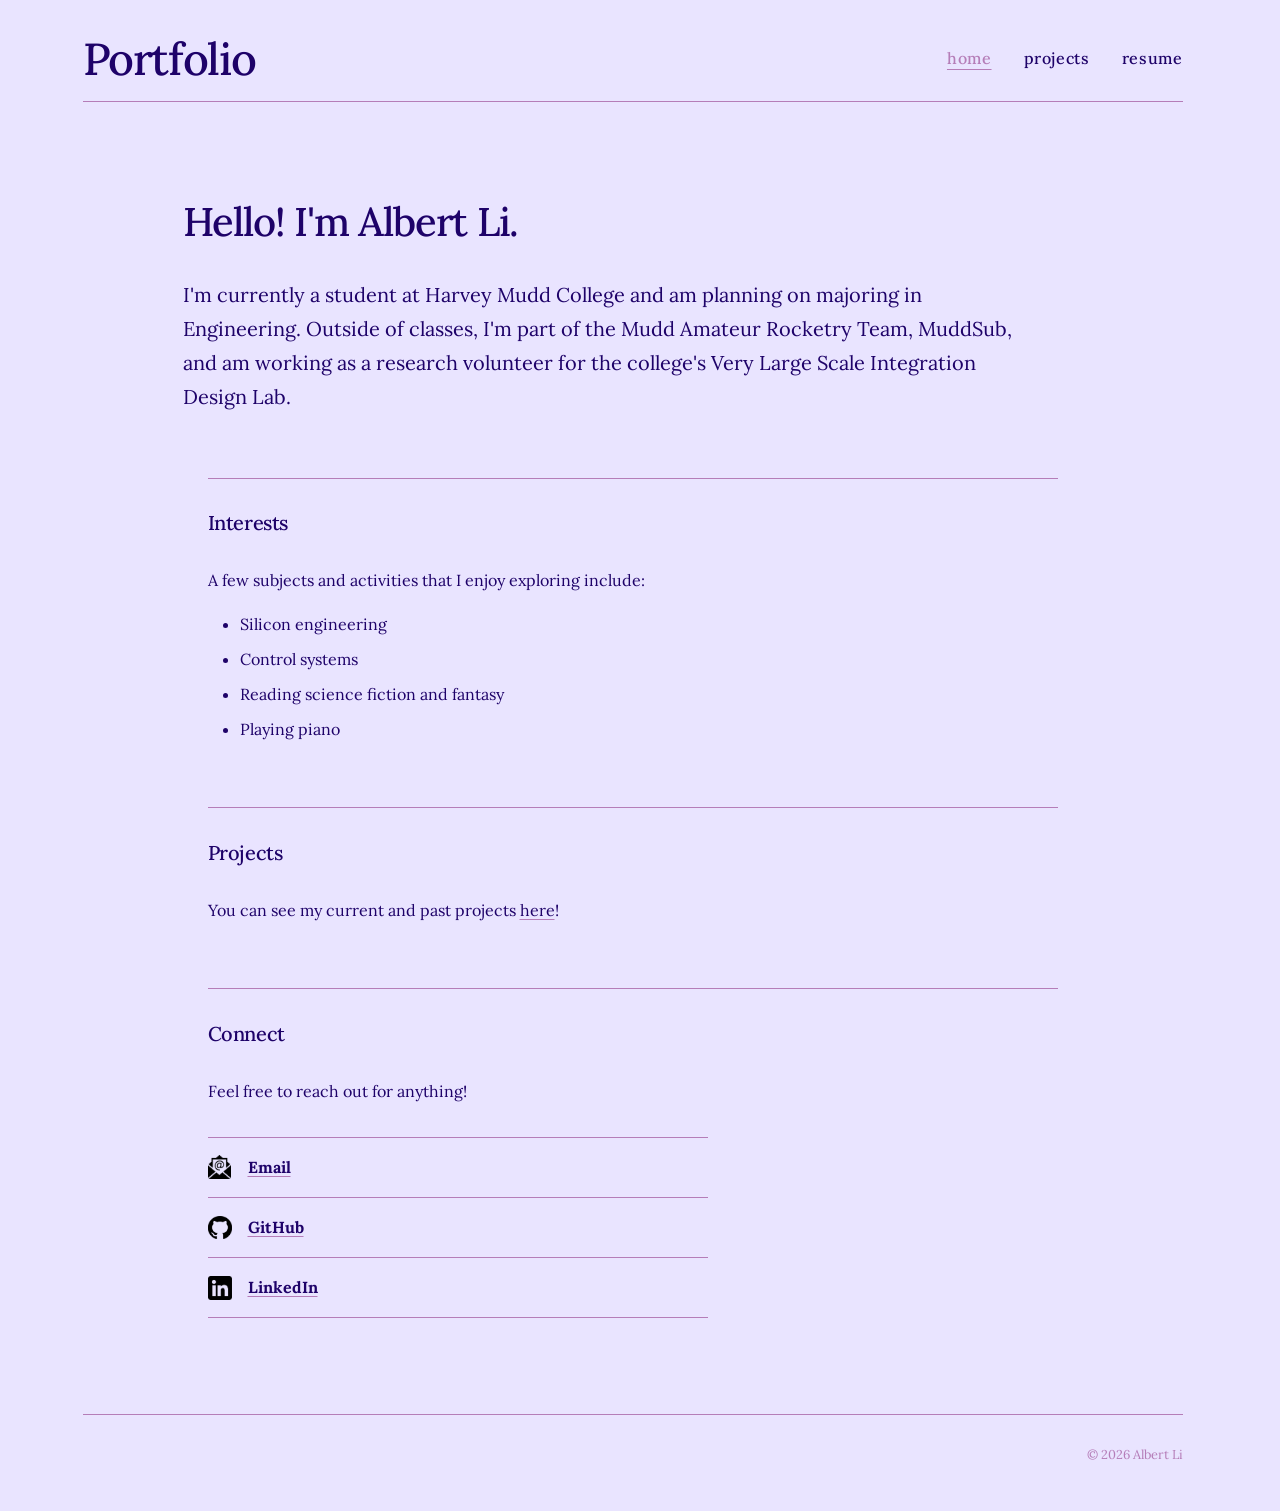
<file: index.html>
<!DOCTYPE html>
<html lang="en">
<head>
    <meta charset="UTF-8">
    <meta name="viewport" content="width=device-width, initial-scale=1.0">

    <meta name="description" content="Personal website by Albert Li.">

    <link rel="preconnect" href="https://fonts.googleapis.com">
    <link rel="preconnect" href="https://fonts.gstatic.com" crossorigin>
    <link href="https://fonts.googleapis.com/css2?family=Lora:wght@400;500;700&display=swap" rel="stylesheet">

    <link rel="stylesheet" href="css/style.css">

    <title>Home | Albert Li</title>
</head>

<body>

    <div id="header-placeholder"></div>

    <main>

        <!-- Introduction -->
        <section class="content home-intro">

            <h1 class="home-title">Hello! I'm Albert Li.</h1>

            <p class="intro">
                I'm currently a student at Harvey Mudd College and am planning on majoring in Engineering.
                Outside of classes, I'm part of the Mudd Amateur Rocketry Team, MuddSub, and am working as
                a research volunteer for the college's Very Large Scale Integration Design Lab.
            </p>

        </section>

        <section class="content home-section">

            <h2 class="header">Interests</h2>

            <p class="text">
                A few subjects and activities that I enjoy exploring include:
            </p>

            <ul class="likes-list">
                <li>Silicon engineering</li>
                <li>Control systems</li>
                <li>Reading science fiction and fantasy</li>
                <li>Playing piano</li>
            </ul>

        </section>

        
        <section class="content home-section">

            <h2 class="header">Projects</h2>

            <p class="text">
                You can see my current and past projects
                <a href="projects.html">here</a>!
            </p>

        </section>

        <section class="content home-section">
            <h1 class="header">Connect</h1>
            <p class="text">Feel free to reach out for anything!</p>

            <div class="contact-links">
                <a class="contact-link"
                    href="#"
                    onclick="this.href='mailto:' + 'li_albert' + '@' + 'outlook.com'">

                        <img src="images/email.png" alt="" class="contact-icon">
                        <span class="contact-name">Email</span>
                </a>

                <a href="https://github.com/paleya" class="contact-link" target="_blank" rel="noopener noreferrer">
                    <img src="images/github.png" alt="" class="contact-icon">
                    <span class="contact-name">GitHub</span>
                </a>

                <a href="https://www.linkedin.com/in/albert-s-li" class="contact-link" target="_blank" rel="noopener noreferrer">
                    <img src="images/linkedin.png" alt="" class="contact-icon">
                    <span class="contact-name">LinkedIn</span>
                </a>
            </div>
        </section>


    </main>

    <footer class="footer">
        <p>© 2026 Albert Li</p>
    </footer>

    <script src="js/header.js"></script>

</body>
</html>
</file>
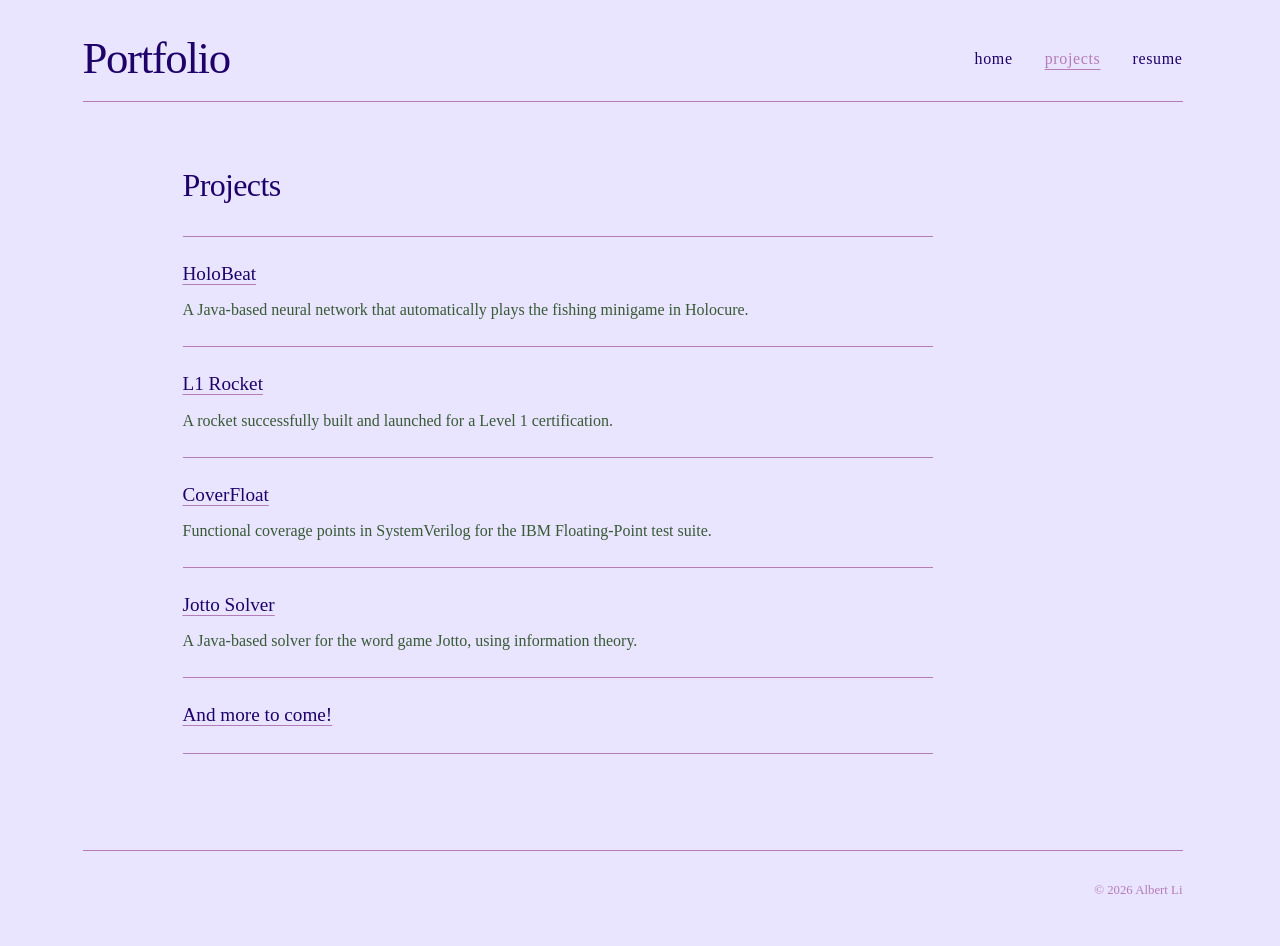
<file: projects.html>
<!DOCTYPE html>
<html lang="en">
<head>
    <meta charset="UTF-8">
    <meta name="viewport" content="width=device-width, initial-scale=1.0">

    <meta name="description" content="Projects by Albert Li.">

    <link rel="preconnect" href="https://fonts.googleapis.com">
    <link rel="preconnect" href="https://fonts.gstatic.com" crossorigin>
    <link href="https://fonts.googleapis.com/css2?family=JetBrains+Mono:wght@400;500;700&display=swap" rel="stylesheet">

    <link rel="stylesheet" href="css/style.css">

    <title>Projects | Albert Li</title>
</head>

<body>

    <div id="header-placeholder"></div>

    <main>
        <section class="content">
            <h1 class="header">Projects</h1>

            <div class="project-links">

                <a href="projects/holobeat.html" class="project-link">
                    <span class="project-name">HoloBeat</span>
                    <span class="project-description">A Java-based neural network that automatically plays the fishing minigame in Holocure.</span>
                </a>

                <a href="projects/l1rocket.html" class="project-link">
                    <span class="project-name">L1 Rocket</span>
                    <span class="project-description">A rocket successfully built and launched for a Level 1 certification.</span>
                </a>

                <a href="https://github.com/cover-float/cover-float" target="_blank" rel="noopener noreferrer" class="project-link">
                    <span class="project-name">CoverFloat</span>
                    <span class="project-description">Functional coverage points in SystemVerilog for the IBM Floating-Point test suite.</span>
                </a>

                <a href="projects/jotto.html" class="project-link">
                    <span class="project-name">Jotto Solver</span>
                    <span class="project-description">A Java-based solver for the word game Jotto, using information theory.</span>
                </a>

                <a href="projects.html" class="project-link">
                    <span class="project-name">And more to come!</span>
                </a>
                
            </div>
            <!-- to add: monte carlo localization, tracking/pid?, holobeat-->
        </section>
    </main>

    <footer class="footer">
        <p>© 2026 Albert Li</p>
    </footer>
    
    <script src="js/header.js"></script>

</body>
</html>
</file>
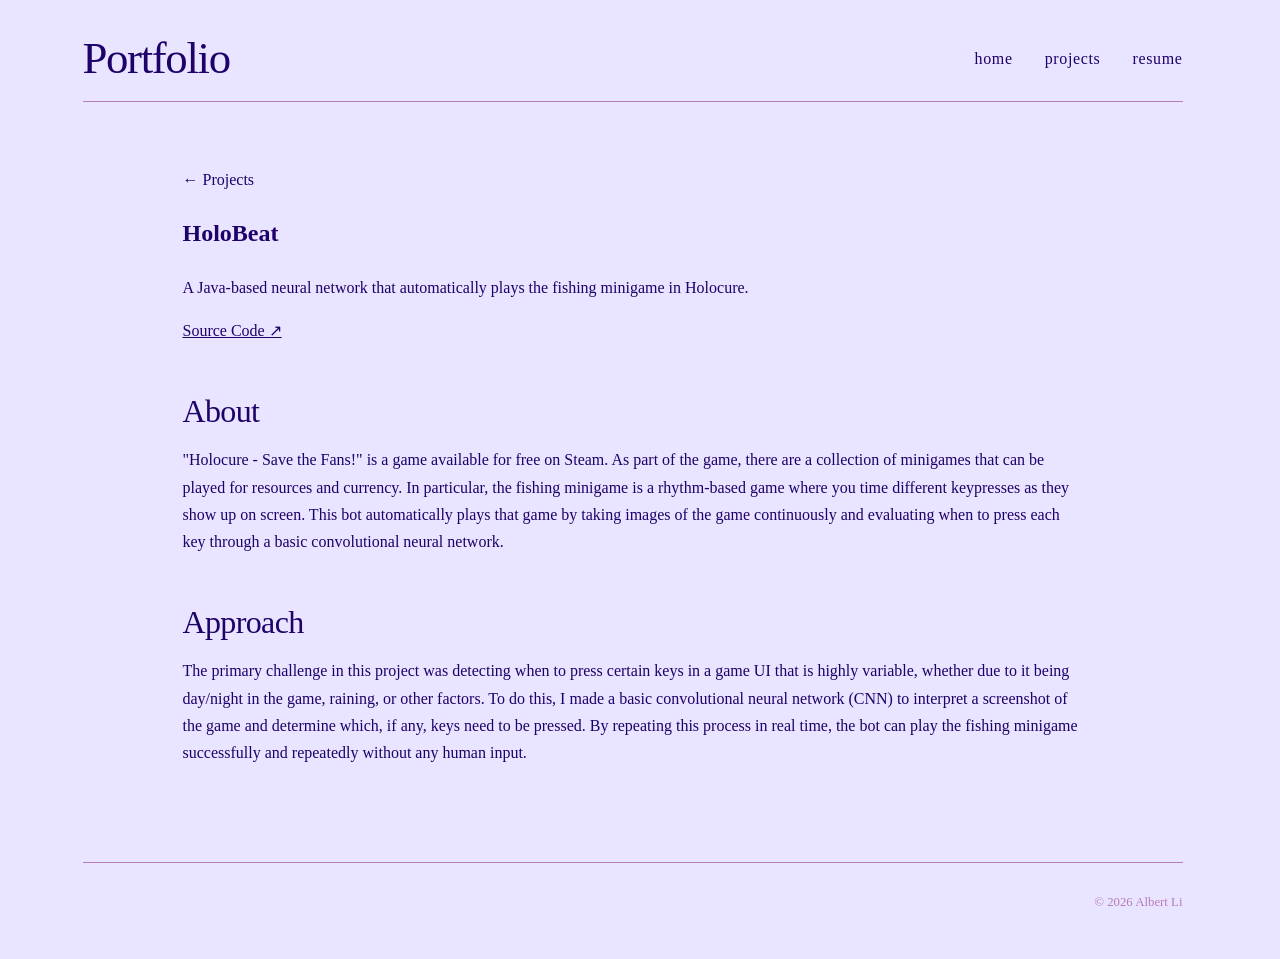
<file: projects/holobeat.html>
<!DOCTYPE html>
<html lang="en">
<head>
    <meta charset="UTF-8">
    <meta name="viewport" content="width=device-width, initial-scale=1.0">
    <meta name="description" content="A Java-based neural network that automatically plays the fishing minigame in Holocure.">
    <link rel="preconnect" href="https://fonts.googleapis.com">
    <link rel="preconnect" href="https://fonts.gstatic.com" crossorigin>
    <link href="https://fonts.googleapis.com/css2?family=JetBrains+Mono:wght@400;500;700&display=swap" rel="stylesheet">

    <link rel="stylesheet" href="../css/style.css">

    <title>HoloBeat | Albert Li</title>
</head>

<body>

    <div id="header-placeholder"></div>

    <main>

        <section class="content">
            <p class="text"><a href="../projects.html">← Projects</a></p>

            <h1 class="title">HoloBeat</h1>
            <p class="text">A Java-based neural network that automatically plays the fishing minigame in Holocure.</p>
            <p class="text">
                <u><a href="https://github.com/paleya/holobeat" target="_blank" rel="noopener noreferrer">Source Code ↗</a></u>
            </p>
        </section>


        <section class="content project-section">
            <h2 class="header">About</h2>
            <p class="text">
                <!-- Brief description of project -->
                "Holocure - Save the Fans!" is a game available for free on Steam. As part of the game,
                there are a collection of minigames that can be played for resources and currency.
                In particular, the fishing minigame is a rhythm-based game where you time different
                keypresses as they show up on screen. This bot automatically plays that game
                by taking images of the game continuously and evaluating when to press each key through
                a basic convolutional neural network.
            </p>
        </section>

        <section class="content project-section">
            <h2 class="header">Approach</h2>
            <p class="text">
                <!-- More in depth about project development and theory -->
                The primary challenge in this project was detecting when to press certain keys in a game
                UI that is highly variable, whether due to it being day/night in the game, raining, or other
                factors. To do this, I made a basic convolutional neural network (CNN) to interpret a screenshot
                of the game and determine which, if any, keys need to be pressed. By repeating this process in real time,
                the bot can play the fishing minigame successfully and repeatedly without any human input.
            </p>
        </section>

    </main>

    <footer class="footer">
        <p>© 2026 Albert Li</p>
    </footer>

    <script src="../js/header.js"></script>

</body>
</html>
</file>
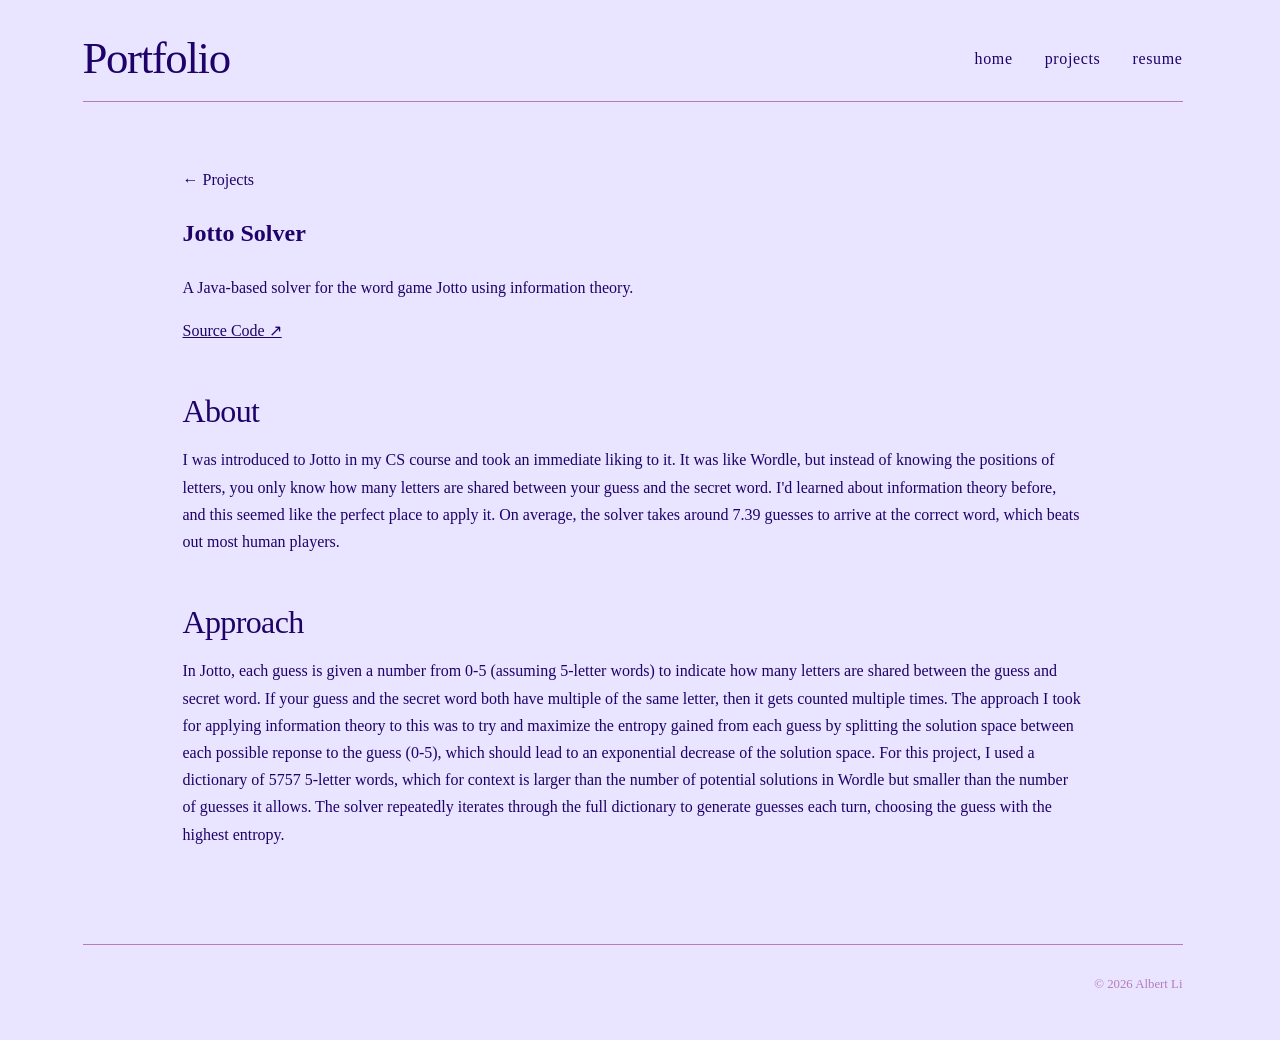
<file: projects/jotto.html>
<!DOCTYPE html>
<html lang="en">
<head>
    <meta charset="UTF-8">
    <meta name="viewport" content="width=device-width, initial-scale=1.0">
    <meta name="description" content="A Java-based solver for the word game Jotto using information theory.">
    <link rel="preconnect" href="https://fonts.googleapis.com">
    <link rel="preconnect" href="https://fonts.gstatic.com" crossorigin>
    <link href="https://fonts.googleapis.com/css2?family=JetBrains+Mono:wght@400;500;700&display=swap" rel="stylesheet">

    <link rel="stylesheet" href="../css/style.css">

    <title>Jotto Solver | Albert Li</title>
</head>

<body>

    <div id="header-placeholder"></div>

    <main>

        <section class="content">
            <p class="text"><a href="../projects.html">← Projects</a></p>

            <h1 class="title">Jotto Solver</h1>
            <p class="text">A Java-based solver for the word game Jotto using information theory.</p>
            <p class="text">
                <u><a href="https://github.com/paleya/jotto-solver" target="_blank" rel="noopener noreferrer">Source Code ↗</a></u>
            </p>
        </section>


        <section class="content project-section">
            <h2 class="header">About</h2>
            <p class="text">
                <!-- Brief description of project -->
                I was introduced to Jotto in my CS course and took an immediate liking to it.
                It was like Wordle, but instead of knowing the positions of letters,
                you only know how many letters are shared between your guess and the secret word.
                I'd learned about information theory before, and this seemed like the perfect
                place to apply it. On average, the solver takes around 7.39 guesses to arrive
                at the correct word, which beats out most human players.
            </p>
        </section>

        <section class="content project-section">
            <h2 class="header">Approach</h2>
            <p class="text">
                <!-- More in depth about project development and theory -->
                In Jotto, each guess is given a number from 0-5 (assuming 5-letter words) to indicate
                how many letters are shared between the guess and secret word. If your guess and the secret
                word both have multiple of the same letter, then it gets counted multiple times. The approach
                I took for applying information theory to this was to try and maximize the entropy gained from
                each guess by splitting the solution space between each possible reponse to the guess (0-5),
                which should lead to an exponential decrease of the solution space. For this project, I used
                a dictionary of 5757 5-letter words, which for context is larger than the number of potential solutions
                in Wordle but smaller than the number of guesses it allows. The solver repeatedly iterates through
                the full dictionary to generate guesses each turn, choosing the guess with the highest entropy.
            </p>
        </section>

    </main>

    <footer class="footer">
        <p>© 2026 Albert Li</p>
    </footer>

    <script src="../js/header.js"></script>

</body>
</html>
</file>
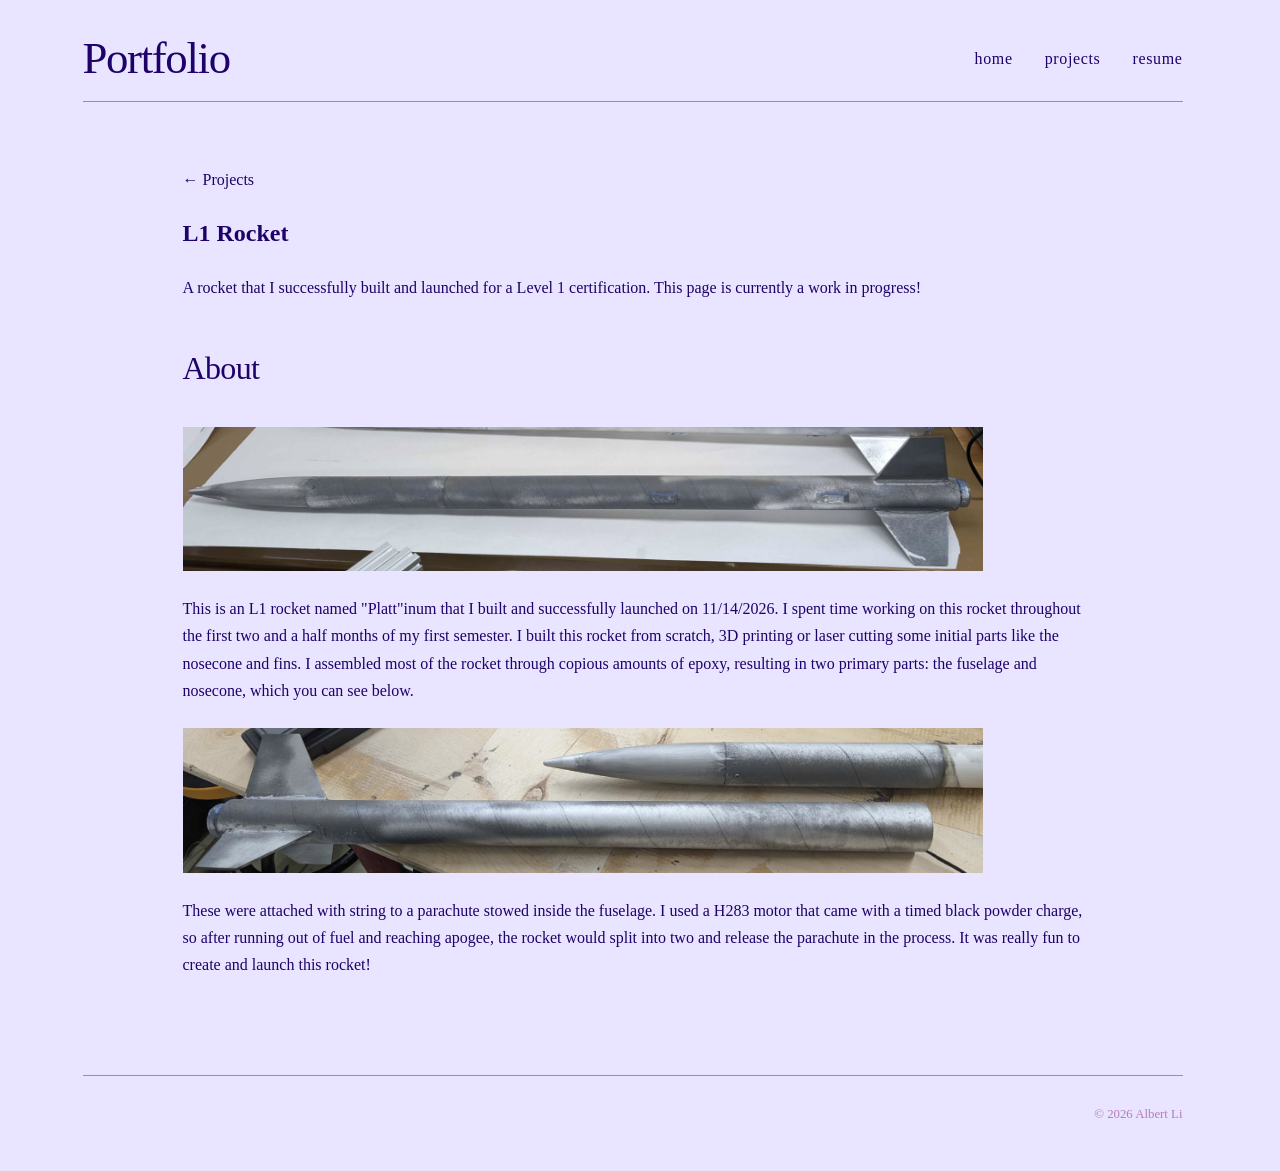
<file: projects/l1rocket.html>
<!DOCTYPE html>
<html lang="en">
<head>
    <meta charset="UTF-8">
    <meta name="viewport" content="width=device-width, initial-scale=1.0">
    <meta name="description" content="A rocket successfully built and launched for a Level 1 certification.">
    <link rel="preconnect" href="https://fonts.googleapis.com">
    <link rel="preconnect" href="https://fonts.gstatic.com" crossorigin>
    <link href="https://fonts.googleapis.com/css2?family=JetBrains+Mono:wght@400;500;700&display=swap" rel="stylesheet">

    <link rel="stylesheet" href="../css/style.css">

    <title>L1 Rocket | Albert Li</title>
</head>

<body>

    <div id="header-placeholder"></div>

    <main>

        <section class="content">
            <p class="text"><a href="../projects.html">← Projects</a></p>

            <h1 class="title">L1 Rocket</h1>
            <p class="text">A rocket that I successfully built and launched for a Level 1 certification.
                This page is currently a work in progress!<!--remove later-->
            </p>
        </section>


        <section class="content project-section">
            <h2 class="header">About</h2>
            <p class="text">
                <!-- Brief description of project -->
                <img src="../images/rocket1.png" alt="" class="project-image">
                This is an L1 rocket named "Platt"inum that I built and successfully launched on 11/14/2026.
                 I spent time working on this rocket throughout the first two and a half months of my first semester.
                 I built this rocket from scratch, 3D printing or laser cutting some initial parts like the nosecone and fins.
                 I assembled most of the rocket through copious amounts of epoxy, resulting in two primary parts: the fuselage and nosecone,
                 which you can see below.
                <img src="../images/rocket2.png" alt="" class="project-image">
                 These were attached with string to a parachute stowed inside the fuselage. I used a H283 motor that came with
                 a timed black powder charge, so after running out of fuel and reaching apogee, the rocket would split into two and
                 release the parachute in the process. It was really fun to create and launch this rocket!

            </p>
        </section>

    </main>

    <footer class="footer">
        <p>© 2026 Albert Li</p>
    </footer>

    <script src="../js/header.js"></script>

</body>
</html>
</file>
<file: css/style.css>
/* Reset */

*,
*::before,
*::after {
    box-sizing: border-box;
}

/* Root */

:root {
    /* Colors */
    --background: #e9e4ff;
    --accent: #b57db8;
    --text-primary: #1e0269;
    --background-secondary: #ecf6e9;
    --accent-secondary: #508e62;
    --text-secondary: #385a35;

    /* Typography */
    --font-main: "Lora", Georgia, serif;
    --font-size-small: 0.8rem;
    --font-size-normal: 1rem;
    --font-size-large: 1.25rem;
    --font-size-title: 2.5rem;

    --font-weight-normal: 400;
    --font-weight-medium: 500;
    --font-weight-bold: 700;

    --line-height-large: 1.7;
    --line-height-medium: 1.5;
    --line-height-small: 1.2;

    /* Layout */
    --content-width: 850px;

    /* Spacing */
    --space-xs: 0.5rem;
    --space-sm: 1rem;
    --space-md: 2rem;
    --space-lg: 4rem;

    /* Effects */
    --transition: 150ms ease-in-out;

}

/* Global Default */

body {
    background-color: var(--background);
    color: var(--text-primary);

    font-family: var(--font-main);
    font-size: var(--font-size-normal);
    font-weight: var(--font-weight-normal);
    line-height: var(--line-height-large);
    
    margin: 0;
    min-height: 100vh;
    display: flex;
    flex-direction: column;
}

a {
    color: inherit;
    text-decoration: none;
}

a:hover {
    color: var(--accent-secondary);
}

img {
    display: block;
    max-width: 100%;
}

/* --Typography!-- */

/* Masthead */

.jb-name {
    font-size: 2.8rem;
    font-weight: var(--font-weight-medium);
    line-height: var(--line-height-small);
    letter-spacing: -0.03em;
}

/* Content */

.intro {
    font-size: var(--font-size-large);
    font-weight: var(--font-weight-normal);
    line-height: 1.7;
    margin-top: var(--space-md);
    margin-bottom: var(--space-lg);
    max-width: 750px;
}

.header {
    font-size: 2rem;
    font-weight: var(--font-weight-medium);
    line-height: var(--line-height-small);
    letter-spacing: -0.02em;
    margin-bottom: var(--space-sm);
}

.text {
    font-size: var(--font-size-normal);
    font-weight: var(--font-weight-normal);
}

.content {
    width: min(90%, 900px);
    margin: var(--space-md) auto;
}

.likes-list {
    padding-left: var(--space-md);
}

.likes-list li {
    margin-bottom: var(--space-xs);
}

/* Layout */

/* Sections */

main {
    flex: 1;
}

html {
    scrollbar-gutter: stable;
}

.footer {
    width: min(95%, 1100px);
    margin: var(--space-lg) auto var(--space-md);
    padding-top: var(--space-sm);

    border-top: 1px solid var(--accent);

    color: var(--accent);
    font-size: var(--font-size-small);
    text-align: right;
}

/* Masthead */

.masthead {
    width: min(95%, 1100px);
    margin: var(--space-md) auto;
    border-bottom: 1px solid var(--accent);
    padding-bottom: 15px;
}

/* Navigation */

.navigation {
    display: flex;
    justify-content: space-between;
    align-items: center;
    gap: var(--space-md);
}

.nav-links {
    display: flex;
    align-items: center;
    flex-wrap: wrap;
    gap: var(--space-md);
    font-size: var(--font-size-normal);
    font-weight: var(--font-weight-medium);
    letter-spacing: 0.04em;
}

.nav-links a.active {
    color: var(--accent);
    text-decoration: underline;
    text-underline-offset: 5px;
}

.nav-links a:hover {
    color: var(--accent-secondary);
}

/* Contact */

.contact-links {
    display: flex;
    flex-direction: column;
    max-width: 500px;
    margin-top: var(--space-md);
}

.contact-link {
    display: flex;
    align-items: center;
    gap: var(--space-sm);
    padding: var(--space-sm) 0;
    border-bottom: 1px solid var(--accent);
    transition: var(--transition);
}

.contact-link:first-child {
    border-top: 1px solid var(--accent);
}

.contact-link:hover {
    padding-left: var(--space-xs);
    
}

.contact-name {
    font-weight: var(--font-weight-bold);
}

.contact-icon {
    width: 24px;
    height: 24px;
    object-fit: contain;
    flex-shrink: 0;
}

/* Projects */

.project-links {
    display: flex;
    flex-direction: column;
    max-width: 750px;
    margin-top: var(--space-md);
}

.project-link {
    display: flex;
    flex-direction: column;
    gap: 0.65rem;
    padding: 1.5rem 0;
    border-bottom: 1px solid var(--accent);
    transition: var(--transition);
}

.project-link:first-child {
    border-top: 1px solid var(--accent);
}

.project-link:hover {
    padding-left: 0.75rem;
}

.project-name {
    font-size: 1.2rem;
    font-weight: var(--font-weight-medium);
    line-height: 1.4;
    text-decoration: underline;
    text-decoration-color: var(--accent);
    text-underline-offset: 4px;
}

.project-link:hover .project-name {
    color: var(--accent-secondary);
}

.project-description {
    font-size: var(--font-size-normal);
    color: var(--text-secondary);
    line-height: var(--line-height-medium);
    max-width: 680px;
}

.project-section {
    margin-top: 3rem;
}

.project-image {
    width: 800px;
    object-fit: contain;
    flex-shrink: 0;
    padding: 1.5rem 0;
}


/* Homepage */


/* Homepage */

.home-intro {
    margin-top: var(--space-lg);
    margin-bottom: var(--space-lg);
}

.home-title {
    font-size: var(--font-size-title);
    font-weight: var(--font-weight-medium);
    line-height: var(--line-height-small);
    letter-spacing: -0.03em;
    margin-bottom: var(--space-md);
}

.home-intro .intro {
    font-size: var(--font-size-large);
    max-width: var(--content-width);
    margin: 0 0 var(--space-md);
}

.home-intro .text {
    max-width: var(--content-width);
    line-height: var(--line-height-large);
}

.home-section {
    max-width: var(--content-width);
    margin-top: var(--space-lg);
    padding-top: var(--space-sm);
    border-top: 1px solid var(--accent);
}

.home-section .header {
    font-size: var(--font-size-large);
    margin-bottom: var(--space-md);
}

.home-section .text {
    max-width: var(--content-width);
    line-height: var(--line-height-large);
}

.home-section a {
    text-decoration: underline;
    text-decoration-color: var(--accent);
    text-underline-offset: 3px;
}


.home-section a:hover {
    text-decoration-color: var(--secondary-accent);
}
</file>
